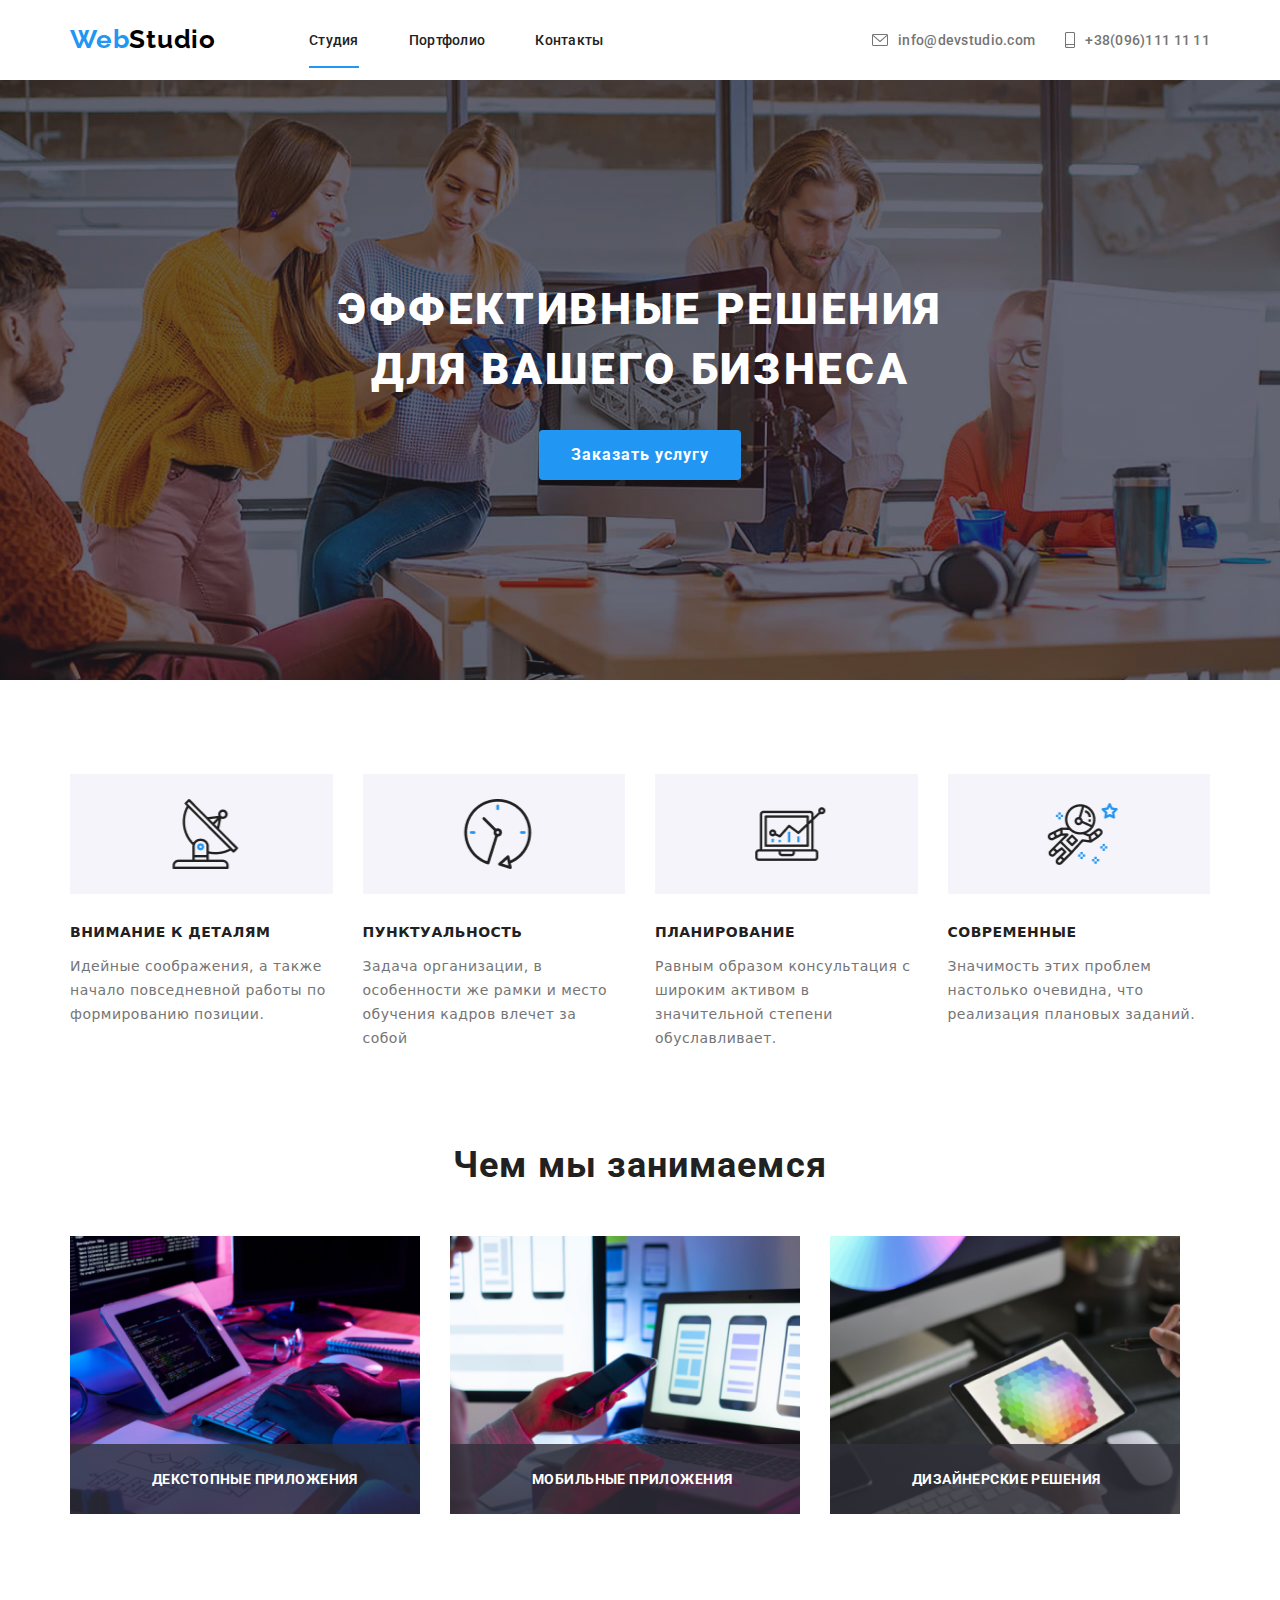
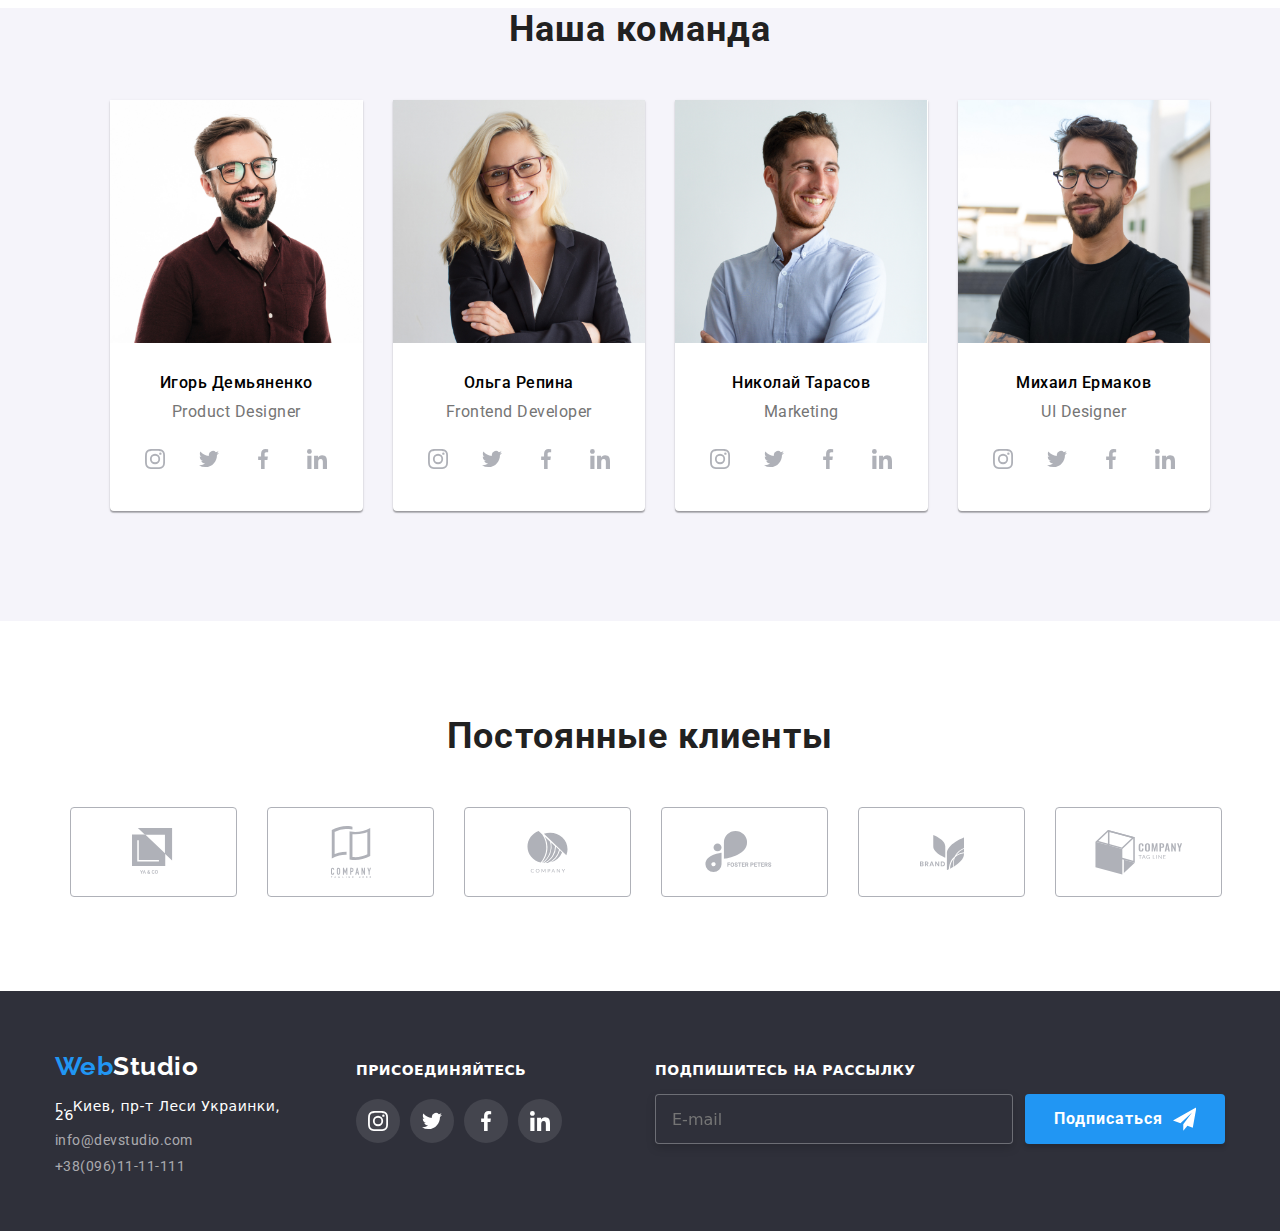
<file: index.html>
<!DOCTYPE html>
<html lang="ru">
<head>
    <meta charset="UTF-8">
    <meta name="viewport" content="width=device-width, initial-scale=1.0">
    <title>Document</title>
    <link href="https://fonts.googleapis.com/css2?family=Raleway:wght@400;700;900&family=Roboto:ital,wght@0,400;0,500;0,900;1,700&display=swap" rel="stylesheet" />
    <link rel="stylesheet" href="./css/main.min.css"/>
    <link rel="stylesheet" href="./normalize.css"/>
</head>
<body >
    <header class="page-header">
    <div class="header-container">  
    <nav class="navigation">   
        <a href=""class="logo"><span class="logo-header">Web</span>Studio</a>
        <ul class="site-nav">
          <li class="site-nav__item">
              <a href=""class="site-nav__link current">Студия</a>
            </li>
          <li class="site-nav__item">
              <a href="./portfolio.html"class="site-nav__link">Портфолио</a>
            </li>
          <li class="site-nav__item">
              <a href=""class="site-nav__link">Контакты</a>
            </li>
        </ul>
    </nav>
        <ul class="site-adress"> 
            <li class="site-adress__item">
                <a class="site-adress__link mail adress-item" href="mailto:info@devstudio.com">
                    <svg class="site-adress__icon" width="16px" height="12px" ><use href="./image/иконки/sprite(1).svg#конверт"></use></svg>info@devstudio.com
                </a>
            </li>

            <li class="site-adress__item">
                <a class="site-adress__link tell adress-item" href="+38-096-111-11-11">
                    <svg class="site-adress__icon" width="10px" height="15px" ><use href="./image/иконки/sprite(1).svg#смартфон"></use></svg>+38(096)111 11 11
                </a>
            </li>
        </ul>
    </div>
    </header>
    
    <div>
        <section class="site-header">
            <h1 class="site-header__text">Эффективные решения <br> для вашего бизнеса</h1>
            <button type="button" class="site-header__button" data-modal-open>Заказать услугу</button>
        </section>
    </div>
    
<main>
    <!-- особенности команды -->
    
    <section class="conteiner-features">
        <div class="conteiner">
        <ul class="features">
            <li class="features-list icon-attention">
                <h3 class="features-title">Внимание к деталям</h3>
                <p class="features-text">Идейные соображения, а также начало повседневной работы по формированию позиции.</p>
            </li>
        
            <li class="features-list icon-punctuality">
                <h3 class="features-title">Пунктуальность</h3>
                <p class="features-text">Задача организации, в особенности же рамки и место обучения кадров влечет за собой</p>
            </li>
        
            <li class="features-list icon-planning">
                <h3 class="features-title">Планирование</h3>
                <p class="features-text">Равным образом консультация с широким активом в значительной степени обуславливает.</p>
    
            </li>
            <li class="features-list icon-modern">
                <h3 class="features-title">Современные</h3>
                <p class="features-text">Значимость этих проблем настолько очевидна, что реализация плановых заданий.</p>
            </li>   
        </ul>
    </div>
    </section>

        <!--What are we doing-->
    <section class="features-work">
        <div class="conteiner">
    <h2 class="heading">Чем мы занимаемся</h2>
    <ul class="type-work">
        <li class="type-work__item">
            <div class="thumb">
                <img src="./image/img1.png" alt="программист работает за столом в офисе">
                <p class="thumb__label">Декстопные приложения</p>
            </div>
        </li>
        <li class="type-work__item">
            <div class="thumb">
                <img src="./image/img2.png" alt="дизайнеры разрабатывают приложения для смартфонов">
                <p class="thumb__label">Мобильные приложения</p>
            </div>
        </li>
        <li class="type-work__item">
            <div class="thumb">
                <img src="./image/img3.png" alt="художник веб-дизайна с рабочим графическим планшетом для выбора цвета">
                <p class="thumb__label">Дизайнерские решения</p>
            </div>
        </li>
        
    </ul>
        </div>
    </section>
        <!--our team-->
    <section class="section-team">
    <div class="conteiner">
        <h2 class="heading">Наша команда</h2>
            <ul class="team">
                <li class="team-list">
                    <img src="./image/Демьяненко.jpg" alt="igor demyanenko">
                    <h4 class="team-name">Игорь Демьяненко</h4>
                    <p class="team-prof">Product Designer</p>
                    <ul class="social-net">
                        <li class="social-net__list">
                            <a class="social-net__link" href="https://www.instagram/" target="_blank" rel="noopener noreferrer" aria-label="ссылка Инстаграм">
                                <svg class="social-net__icon"><use href="./image/иконки/sprite.svg#instagram 2"></use></svg>
                            </a>   
                        </li>
                        <li class="social-net__list">
                            <a class="social-net__link" href="https://www.twitter.com/" target="_blank" rel="noopener noreferrer" aria-label="ссылка Твитер">
                                <svg class="social-net__icon"><use href="./image/иконки/sprite.svg#twitter 1"></use></svg>
                            </a>
                        </li>
                        <li class="social-net__list">
                            <a class="social-net__link" href="https://www.facebook.com/" target="_blank" rel="noopener noreferrer" aria-label="ссылка Фейсбук">
                                <svg class="social-net__icon"><use href="./image/иконки/sprite.svg#facebook 1"></use></svg>
                            </a>
                        </li>
                        <li class="social-net__list">
                            <a class="social-net__link" href="https://www.linkedin.com/" target="_blank" rel="noopener noreferrer" aria-label="ссылка Линкедин">
                                <svg class="social-net__icon"><use href="./image/иконки/sprite.svg#linkedin 1"></use></svg>
                            </a>
                        </li>
                    </ul>
                </li>
                <li class="team-list">
                    <img src="./image/Репина.jpg" alt="olga repina">
                    <h4 class="team-name">Ольга Репина</h4>
                    <p class="team-prof">Frontend Developer</p>
                    <ul class="social-net">
                        <li class="social-net__list">
                            <a class="social-net__link" href="https://www.instagram/" target="_blank" rel="noopener noreferrer" aria-label="ссылка Инстаграм">
                                <svg class="social-net__icon"><use href="./image/иконки/sprite.svg#instagram 2"></use></svg>
                            </a>   
                        </li>
                        <li class="social-net__list">
                            <a class="social-net__link" href="https://www.twitter.com/" target="_blank" rel="noopener noreferrer" aria-label="ссылка Твитер">
                                <svg class="social-net__icon"><use href="./image/иконки/sprite.svg#twitter 1"></use></svg>
                            </a>
                        </li>
                        <li class="social-net__list">
                            <a class="social-net__link" href="https://www.facebook.com/" target="_blank" rel="noopener noreferrer" aria-label="ссылка Фейсбук">
                                <svg class="social-net__icon"><use href="./image/иконки/sprite.svg#facebook 1"></use></svg>
                            </a>
                        </li>
                        <li class="social-net__list">
                            <a class="social-net__link" href="https://www.linkedin.com/" target="_blank" rel="noopener noreferrer" aria-label="ссылка Линкедин">
                                <svg class="social-net__icon"><use href="./image/иконки/sprite.svg#linkedin 1"></use></svg>
                            </a>
                        </li>
                    </ul>
                </li>
                <li class="team-list">
                    <img src="./image/Тарасов.jpg" alt="nikolau tarasov">
                    <h4 class="team-name">Николай Тарасов</h4>
                    <p class="team-prof">Marketing</p>
                    <ul class="social-net">
                        <li class="social-net__list">
                            <a class="social-net__link" href="https://www.instagram/" target="_blank" rel="noopener noreferrer" aria-label="ссылка Инстаграм">
                                <svg class="social-net__icon"><use href="./image/иконки/sprite.svg#instagram 2"></use></svg>
                            </a>   
                        </li>
                        <li class="social-net__list">
                            <a class="social-net__link" href="https://www.twitter.com/" target="_blank" rel="noopener noreferrer" aria-label="ссылка Твитер">
                                <svg class="social-net__icon"><use href="./image/иконки/sprite.svg#twitter 1"></use></svg>
                            </a>
                        </li>
                        <li class="social-net__list">
                            <a class="social-net__link" href="https://www.facebook.com/" target="_blank" rel="noopener noreferrer" aria-label="ссылка Фейсбук">
                                <svg class="social-net__icon"><use href="./image/иконки/sprite.svg#facebook 1"></use></svg>
                            </a>
                        </li>
                        <li class="social-net__list">
                            <a class="social-net__link" href="https://www.linkedin.com/" target="_blank" rel="noopener noreferrer" aria-label="ссылка Линкедин">
                                <svg class="social-net__icon"><use href="./image/иконки/sprite.svg#linkedin 1"></use></svg>
                            </a>
                        </li>
                    </ul>
                </li>
                <li class="team-list">
                    <img src="./image/Михаил.jpg" alt="mihail ermakov">
                    <h4 class="team-name">Михаил Ермаков</h4>
                    <p class="team-prof">UI Designer</p>
                    <ul class="social-net">
                        <li class="social-net__list">
                            <a class="social-net__link" href="https://www.instagram/" target="_blank" rel="noopener noreferrer" aria-label="ссылка Инстаграм">
                                <svg class="social-net__icon"><use href="./image/иконки/sprite.svg#instagram 2"></use></svg>
                            </a>   
                        </li>
                        <li class="social-net__list">
                            <a class="social-net__link" href="https://www.twitter.com/" target="_blank" rel="noopener noreferrer" aria-label="ссылка Твитер">
                                <svg class="social-net__icon"><use href="./image/иконки/sprite.svg#twitter 1"></use></svg>
                            </a>
                        </li>
                        <li class="social-net__list">
                            <a class="social-net__link" href="https://www.facebook.com/" target="_blank" rel="noopener noreferrer" aria-label="ссылка Фейсбук">
                                <svg class="social-net__icon"><use href="./image/иконки/sprite.svg#facebook 1"></use></svg>
                            </a>
                        </li>
                        <li class="social-net__list">
                            <a class="social-net__link" href="https://www.linkedin.com/" target="_blank" rel="noopener noreferrer" aria-label="ссылка Линкедин">
                                <svg class="social-net__icon"><use href="./image/иконки/sprite.svg#linkedin 1"></use></svg>
                            </a>
                        </li>
                    </ul>
                </li>
            </ul>
    </div>
    </section>

    <!-- Постоянные клиенты -->
    <section class="section-clients">
        <div class="conteiner">
            <h2 class="heading">Постоянные клиенты</h2>
            <ul class="client-brand">
                <li class="client-brand__list">
                    <a class="client-brand__link" href="">
                        <svg class="client-brand__label" width="44" height="49"><use href="./image/логотипы/sprite.svg#logo 1"></use></svg> 
                    </a>
                </li>
                <li class="client-brand__list">
                    <a class="client-brand__link" href="">
                        <svg class="client-brand__label" width="40" height="52"><use href="./image/логотипы/sprite.svg#logo 2"></use></svg>
                    </a>
                </li>
                <li class="client-brand__list">
                    <a class="client-brand__link" href="">
                        <svg class="client-brand__label" width="41" height="42"><use href="./image/логотипы/sprite.svg#logo 3"></use></svg>
                    </a>
                </li>
                <li class="client-brand__list">
                    <a class="client-brand__link" href="">
                        <svg class="client-brand__label" width="79" height="42"><use href="./image/логотипы/sprite.svg#logo 4"></use></svg>
                    </a>
                </li>
                <li class="client-brand__list">
                    <a class="client-brand__link" href="">
                        <svg class="client-brand__label" width="44" height="49"><use href="./image/логотипы/sprite.svg#logo 5"></use></svg>
                    </a>
                </li>
                <li class="client-brand__list">
                    <a class="client-brand__link" href="">
                        <svg class="client-brand__label" width="88" height="45"><use href="./image/логотипы/sprite.svg#logo 6"></use></svg>
                    </a>
                </li>
            </ul>
        </div>
    </section>
</main>



<footer class="fotter">
    <div class="fotter-position">
        <div class="fotter-list">
                <a href=""class="logo-footer"><span class="fotter-logo">Web</span>Studio</a>
            
                <address class="adress">
                    <span class="adress__site">г. Киев, пр-т Леси Украинки, 26</span><br>
                    <a href="mailto:info@devstudio.com" class="adress__fotter-nav">info@devstudio.com</a><br>
                    <a href="+38-096-111-11-11" class="adress__fotter-nav">+38(096)11-11-111</a>
                </address>
           
        </div>
    <div class="fotter-list">
        <h2 class="fotter-list__title">Присоединяйтесь</h2>
        <div class="fotter-social">
            <ul class="social-net">
                <li class="social-net__fotter-list">
                    <a class="social-net__fotter-link" href="https://www.instagram/" target="_blank" rel="noopener noreferrer" aria-label="ссылка Инстаграм">
                        <svg class="social-net__icon-ft"><use href="./image/иконки/sprite.svg#instagram 2"></use></svg>
                    </a>   
                </li>
                <li class="social-net__fotter-list">
                    <a class="social-net__fotter-link" href="https://www.twitter.com/" target="_blank" rel="noopener noreferrer" aria-label="ссылка Твитер">
                        <svg class="social-net__icon-ft"><use href="./image/иконки/sprite.svg#twitter 1"></use></svg>
                    </a>
                </li>
                <li class="social-net__fotter-list">
                    <a class="social-net__fotter-link" href="https://www.facebook.com/" target="_blank" rel="noopener noreferrer" aria-label="ссылка Фейсбук">
                        <svg class="social-net__icon-ft"><use href="./image/иконки/sprite.svg#facebook 1"></use></svg>
                    </a>
                </li>
                <li class="social-net__fotter-list">
                    <a class="social-net__fotter-link" href="https://www.linkedin.com/" target="_blank" rel="noopener noreferrer" aria-label="ссылка Линкедин">
                        <svg class="social-net__icon-ft"><use href="./image/иконки/sprite.svg#linkedin 1"></use></svg>
                    </a>
                </li>
            </ul>
        </div>
    </div> 
    <div class="subscription">
        <h2 class="fotter-list__title">Подпишитесь на рассылку</h2>
    <form class="subscription-form">
    <input type="email" name="email" placeholder="E-mail"/>
        <button>
            Подписаться
            <svg class="icon-send"><use href="./image/иконки/sprite-send.svg#icon send"></use></svg>
        </button>
    </div>   
</div>   
</footer>

<div class="backdrop is-hidden" data-modal>
    <div class="modal">
        <button class="modal-button" data-modal-close>
            <svg class="icon-close" width="11" height="11"><use href="./image/sprite slose.svg#close-black"></use>
            </svg>
        </button>
    

    <form class="form-service" autocomplete="off">
        <p>Оставьте свои данные, мы вам перезвоним</p>
        <div class="service-input">
            <label for="name">Имя</label>
            <input type="text" name="name" id="name" />
            <svg class="modal-icon" widht="12" height="12"><use href="./image/modal-icon/sprite-modal.svg#person-black"></use></svg>
        </div>

        <div class="service-input">
            <label for="tell">Телефон</label>
            <input type="tell" name="tell" id="tell"/>
            <svg class="modal-icon" widht="12" height="12"><use href="./image/modal-icon/sprite-modal.svg#phone-black"></use></svg>
        </div>


        <div class="service-input">
            <label for="mail">Почта</label>
            <input type="email" name="mail" id="mail"/>
            <svg class="modal-icon" widht="12" height="12"><use href="./image/modal-icon/sprite-modal.svg#email-black"></use></svg>
    
        </div>

        <div class="service-input">
            <label for="comments">Комментарий</label>
            <textarea name="comments" id="comments" rows="6" placeholder="Введите текст"></textarea>
        </div>

        <div class="checkbox">
            <label>
                Соглашаюсь с рассылкой и принимаю 
                <a href="">Условия договора</a> 
                <input class="checkbox" type="checkbox" name="checkbox" id="checkbox">
                <div class="checked"></div>
            </label>
        </div>

        <button type="submit" class="button-privacy">Отправить</button>

        </form>
    </div>
</div>

<script src="./js/modal.js"></script>

</body>
</html>
</file>
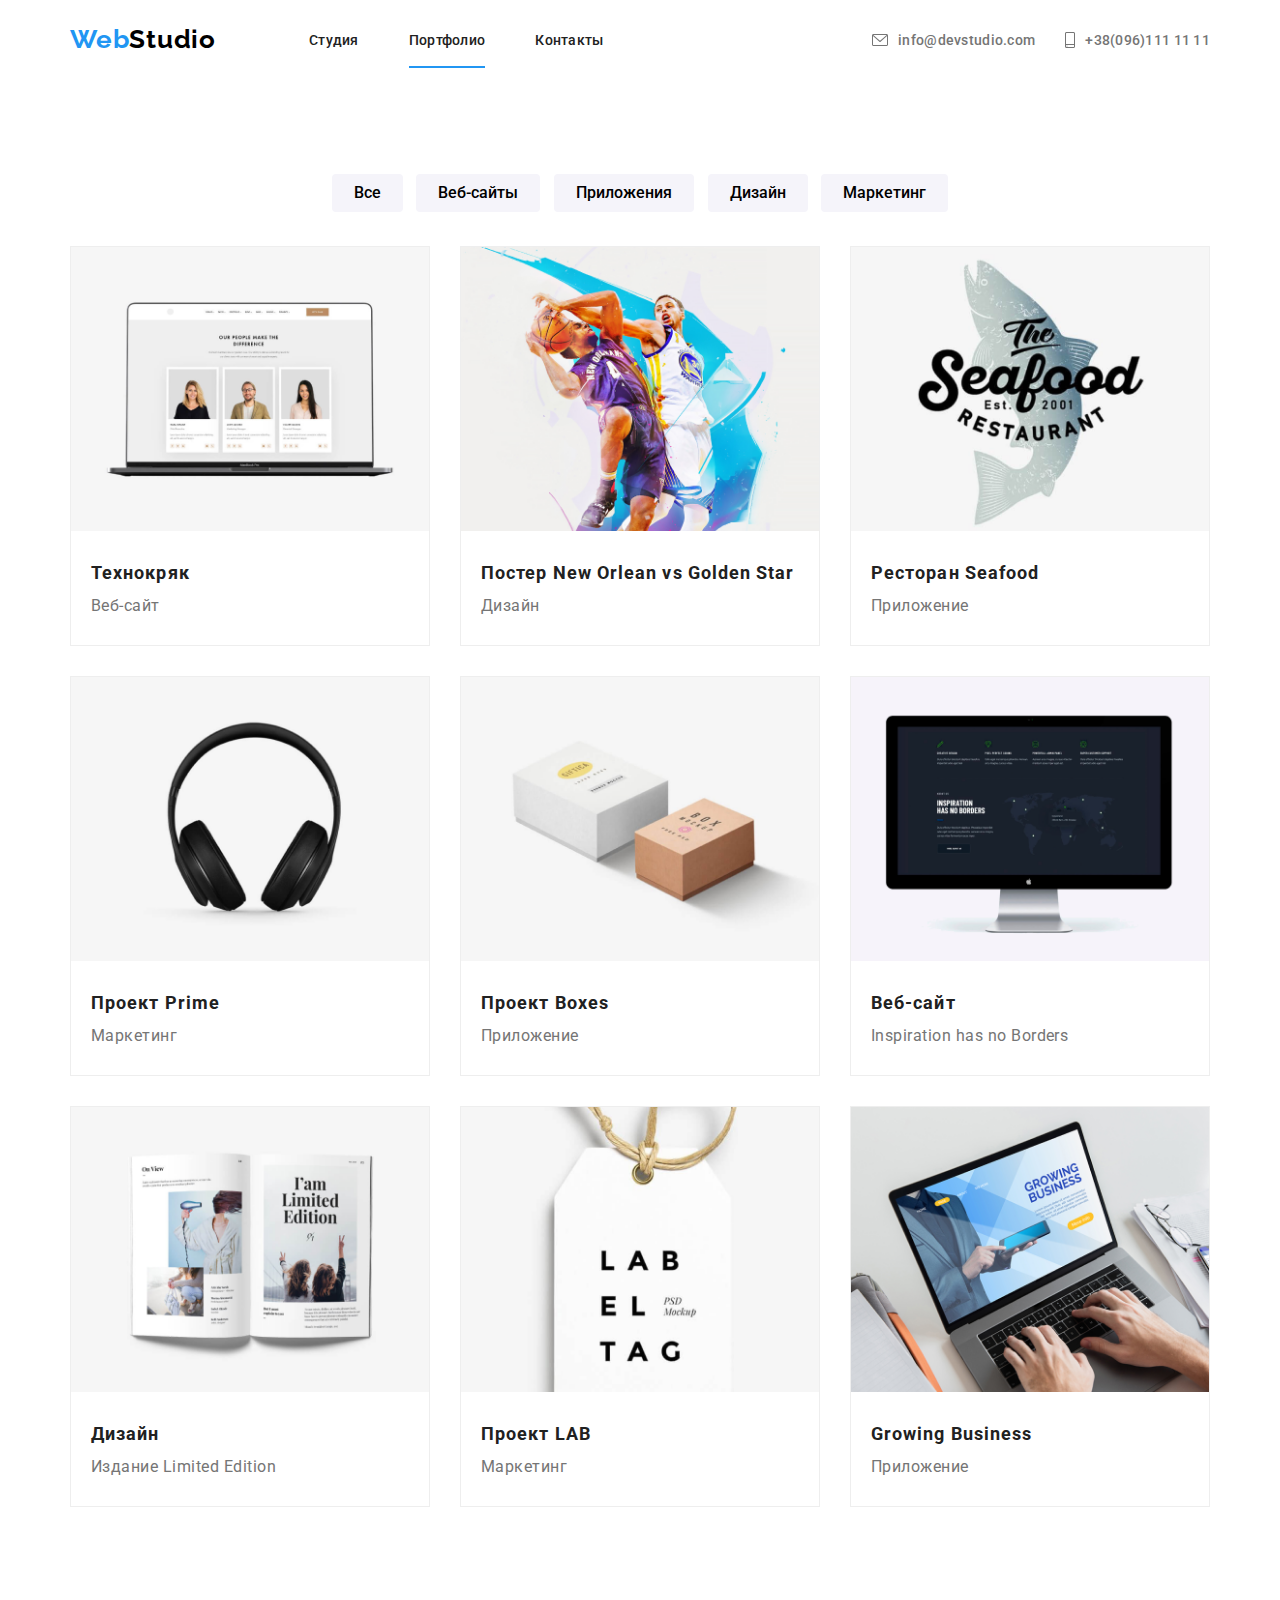
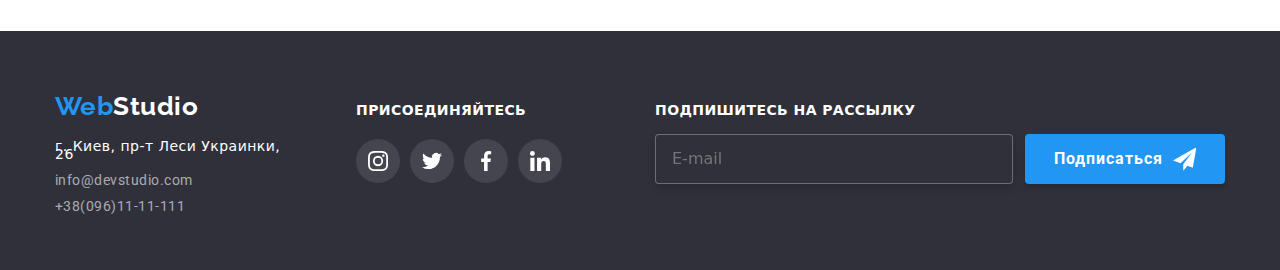
<file: portfolio.html>
<!DOCTYPE html>
<html lang="ru">
<head>
    <meta charset="UTF-8">
    <meta name="viewport" content="width=WebStudio, initial-scale=1.0">
    <title>Document</title>
    <link href="https://fonts.googleapis.com/css2?family=Raleway:wght@400;700;900&family=Roboto:ital,wght@0,400;0,500;0,900;1,700&display=swap" rel="stylesheet" />
    <link rel="stylesheet" href="./css/main.min.css"/>
    <link rel="stylesheet" href="./normalize.css"/>
</head>
<body>
    <header class="page-header">
    <div class="header-container">  
    <nav class="navigation">  
        <a href=""class="logo"><span class="logo-header">Web</span>Studio</a>
        <ul class="site-nav">
          <li class="site-nav__item">
              <a href="./index.html"class="site-nav__link">Студия</a>
            </li>
          <li class="site-nav__item">
              <a href=""class="site-nav__link current">Портфолио</a>
            </li>
          <li class="site-nav__item">
              <a href=""class="site-nav__link">Контакты</a>
            </li>
        </ul>
    </nav>
    <ul class="site-adress"> 
        <li class="site-adress__item">
            <a class="site-adress__link mail adress-item" href="mailto:info@devstudio.com">
                <svg class="site-adress__icon" width="16px" height="12px" ><use href="./image/иконки/sprite(1).svg#конверт"></use></svg>info@devstudio.com
            </a>
        </li>
        <li class="site-adress__item">
            <a class="site-adress__link tell adress-item" href="+38-096-111-11-11">
                <svg class="site-adress__icon" width="10px" height="15px"><use href="./image/иконки/sprite(1).svg#смартфон"></use></svg>+38(096)111 11 11
            </a>
        </li>
    </ul>
    </header>

<div class="conteiner-portfolio">
    <div class="button-filter">
        <button type="button" class="button-filter__section">Все</button>
        <button type="button" class="button-filter__section">Веб-сайты</button>
        <button type="button" class="button-filter__section">Приложения</button>
        <button type="button" class="button-filter__section">Дизайн</button>
        <button type="button" class="button-filter__section">Маркетинг</button>
    </div>

<div class="portfolio">
 <section>
    <ul class="project">
        <li class="project__item">
            <a class="project__card" href="">
                <div class="portfolio-thumb">
                    <img src="./portfolio image/техноякорь.png" alt="" width="370"/>
                    <p class="text-overlay">Технокряк это современная площадка распространения коронавируса. 
                       Компании используют эту платформу для цифрового шпионажа и атак на защищённые сервера конкурентов.</p>
                </div>
                <div class="project-name">
                    <h1 class="project-name__tittle">Технокряк</h1>
                    <p class="project-name__text">Веб-сайт</p>
                </div>
            </a>
        </li>
        <li class="project__item">
            <a class="project__card" href="">
                <div>
                    <img src="./portfolio image/постер.png" alt=""width="370"/>
                </div>
                <div class="project-name">
                    <h1 class="project-name__tittle">Постер New Orlean vs Golden Star</h1>
                    <p class="project-name__text">Дизайн</p> 
                </div>
            </a>
        </li>
        <li class="project__item">
            <a class="project__card" href=""> 
                <div>
                    <img src="./portfolio image/ресторан.png" alt=""width="370"/>
                </div>
                <div class="project-name">
                    <h1 class="project-name__tittle">Ресторан Seafood</h1>
                    <p class="project-name__text">Приложение</p>
                </div>   
            </a>
        </li>
        <li class="project__item">
            <a class="project__card" href=""> 
                <div>
                    <img src="./portfolio image/проект прайм.png" alt=""width="370"/>
                </div>
                <div class="project-name">
                    <h1 class="project-name__tittle">Проект Prime</h1>
                    <p class="project-name__text">Маркетинг</p>
                </div>
            </a>
        </li>
        <li class="project__item">
            <a class="project__card" href=""> 
                <div>
                    <img src="./portfolio image/проект бокс.png" alt=""width="370"/>
                </div>
                <div class="project-name">
                    <h1 class="project-name__tittle">Проект Boxes</h1>
                    <p class="project-name__text">Приложение</p>
                </div>
            </a>
        </li>
        <li class="project__item">
            <a class="project__card" href="">
                <div>
                    <img src="./portfolio image/инспирит.png" alt=""width="370"/>
                </div>
                <div class="project-name">
                    <h1 class="project-name__tittle">Веб-сайт</h1>
                    <p class="project-name__text">Inspiration has no Borders</p>
                </div>
            </a>
        </li>
        <li class="project__item">
            <a class="project__card" href="">
                <div>
                    <img src="./portfolio image/издание.png" alt=""width="370"/>
                </div>
                <div class="project-name">
                    <h1 class="project-name__tittle">Дизайн</h1>
                    <p class="project-name__text">Издание Limited Edition</p>
                </div>
            </a>
        </li>
        <li class="project__item">
            <a class="project__card" href="">
                <div>
                    <img src="./portfolio image/проект лаб.png" alt=""width="370"/>
                </div>
                <div class="project-name">
                    <h1 class="project-name__tittle">Проект LAB</h1>
                    <p class="project-name__text">Маркетинг</p>
                </div>
            </a>
        </li>   
        <li class="project__item">
            <a class="project__card" href="">
                <div>
                    <img src="./portfolio image/бизнес.png" alt=""width="370"/>
                </div>
                <div class="project-name">
                    <h1 class="project-name__tittle">Growing Business</h1>
                    <p class="project-name__text">Приложение</p>
                </div>
                
            </a>
        </li>
    </ul>
</section>
</div>
</div>

<footer class="fotter">
    <div class="fotter-position">
        <div class="fotter-list">
                <a href=""class="logo-footer"><span class="fotter-logo">Web</span>Studio</a>
            
                <address class="adress">
                    <span class="adress__site">г. Киев, пр-т Леси Украинки, 26</span><br>
                    <a href="mailto:info@devstudio.com" class="adress__fotter-nav">info@devstudio.com</a><br>
                    <a href="+38-096-111-11-11" class="adress__fotter-nav">+38(096)11-11-111</a>
                </address>
           
        </div>
        <div class="fotter-list">
            <h2 class="fotter-list__title">Присоединяйтесь</h2>
            <div class="fotter-social">
                <ul class="social-net">
                    <li class="social-net__fotter-list">
                        <a class="social-net__fotter-link" href="https://www.instagram/" target="_blank" rel="noopener noreferrer" aria-label="ссылка Инстаграм">
                            <svg class="social-net__icon-ft"><use href="./image/иконки/sprite.svg#instagram 2"></use></svg>
                        </a>   
                    </li>
                    <li class="social-net__fotter-list">
                        <a class="social-net__fotter-link" href="https://www.twitter.com/" target="_blank" rel="noopener noreferrer" aria-label="ссылка Твитер">
                            <svg class="social-net__icon-ft"><use href="./image/иконки/sprite.svg#twitter 1"></use></svg>
                        </a>
                    </li>
                    <li class="social-net__fotter-list">
                        <a class="social-net__fotter-link" href="https://www.facebook.com/" target="_blank" rel="noopener noreferrer" aria-label="ссылка Фейсбук">
                            <svg class="social-net__icon-ft"><use href="./image/иконки/sprite.svg#facebook 1"></use></svg>
                        </a>
                    </li>
                    <li class="social-net__fotter-list">
                        <a class="social-net__fotter-link" href="https://www.linkedin.com/" target="_blank" rel="noopener noreferrer" aria-label="ссылка Линкедин">
                            <svg class="social-net__icon-ft"><use href="./image/иконки/sprite.svg#linkedin 1"></use></svg>
                        </a>
                    </li>
                </ul>
            </div>
        </div> 

        <div class="subscription">
            <h2 class="fotter-list__title">Подпишитесь на рассылку</h2>
        <form method="POST" action="" class="subscription-form">
        <input type="email" name="email" placeholder="E-mail"/>
            <button>
                Подписаться
                <svg class="icon-send"><use href="./image/иконки/sprite-send.svg#icon send"></use></svg>
            </button>
        </div>
    </div>   
</footer>
</body>
</html>
</file>
<file: css/main.min.css>
body{font-family:Roboto;background-color:#FFFFFF;letter-spacing:0.03em}*,*::before,*::after{-webkit-box-sizing:inherit;box-sizing:inherit}a{text-decoration:none}h1,h2,h3,h4,h5,h6{margin:0px}img,svg{display:block;max-width:100%;height:auto}li{list-style-type:none}.backdrop{position:fixed;top:0;left:0;width:100%;height:100%;background-color:rgba(0,0,0,0.2);-webkit-transition:250ms cubic-bezier(0.4, 0, 0.2, 1);transition:250ms cubic-bezier(0.4, 0, 0.2, 1)}.backdrop.is-hidden{opacity:0;pointer-events:none}.site-header__button{font-family:Roboto;font-style:normal;font-weight:bold;display:-webkit-inline-box;display:-ms-inline-flexbox;display:inline-flex;-webkit-box-align:center;-ms-flex-align:center;align-items:center;padding:10px 32px;background-color:#2196F3;color:#FFFFFF;letter-spacing:0.06em;border-radius:4px;font-size:16px;line-height:30px;border-style:none;-webkit-box-shadow:0px 4px 4px rgba(0,0,0,0.15);box-shadow:0px 4px 4px rgba(0,0,0,0.15)}.button-filter{text-align:center;margin-bottom:34px}.button-filter__section{padding:6px 22px;border-style:none;background:#f5f4fa;border-radius:4px;margin-right:8px;font-family:Roboto;font-style:normal;font-weight:500;font-size:16px;line-height:1.6;-webkit-transition:250ms cubic-bezier(0.4, 0, 0.2, 1);transition:250ms cubic-bezier(0.4, 0, 0.2, 1)}.button-filter__section:last-child{margin-right:0px}.button-filter__section:hover,.button-filter__section:focus{color:#F5F4FA;background-color:#2196F3;padding:6px 22px;border-style:none;-webkit-box-shadow:0px 3px 1px rgba(0,0,0,0.1),0px 1px 2px rgba(0,0,0,0.08),0px 2px 2px rgba(0,0,0,0.12);box-shadow:0px 3px 1px rgba(0,0,0,0.1),0px 1px 2px rgba(0,0,0,0.08),0px 2px 2px rgba(0,0,0,0.12);border-radius:4px}.site-adress{display:-webkit-box;display:-ms-flexbox;display:flex;-webkit-box-align:end;-ms-flex-align:end;align-items:flex-end;padding:0px;margin:0px;font-family:Roboto;font-style:normal;font-weight:500;font-size:14px;line-height:16px;letter-spacing:0.02em;color:#757575}.site-adress__item:not(:last-child){margin-right:30px}.site-adress__link{display:-webkit-box;display:-ms-flexbox;display:flex;margin-top:32px;margin-bottom:32px;font-size:14px;color:#212121;position:relative;-webkit-transition-duration:250ms cubic-bezier(0.4, 0, 0.2, 1);transition-duration:250ms cubic-bezier(0.4, 0, 0.2, 1)}.site-adress__link .site-adress__icon{display:block;margin-right:10px;fill:#757575;-webkit-transition-duration:250ms cubic-bezier(0.4, 0, 0.2, 1);transition-duration:250ms cubic-bezier(0.4, 0, 0.2, 1)}.adress-item:hover{color:#2196F3}.adress-item:hover .site-adress__icon{fill:#2196F3}.mail,.tell{text-decoration:none;font-family:Roboto;font-weight:500;font-size:14px;letter-spacing:0.02em;color:#757575}.adress{font-style:normal}.adress__site{color:#FFFFFF;display:block;margin-top:20px}.adress__fotter-nav{color:rgba(255,255,255,0.6);font-family:Roboto;display:block;text-decoration:none;font-weight:400;font-size:14px;margin-top:9px}.adress__fotter-nav:hover,.adress__fotter-nav:focus{text-decoration:underline}.heading{font-family:Roboto;font-style:normal;font-weight:bold;font-size:36px;line-height:42px;text-align:center;letter-spacing:0.03em;color:#212121;margin-bottom:50px;margin-top:0px}.thumb{position:relative}.thumb>.thumb__label{position:absolute;bottom:0;right:0;left:0;margin:0;padding:27px 82px;font-family:Roboto;font-size:14px;line-height:16px;letter-spacing:0.03em;font-weight:bold;text-align:center;text-transform:uppercase;white-space:nowrap;background-color:rgba(47,48,58,0.8);color:#fff}.logo{color:#000000;text-decoration:none;font-family:'Raleway', sans-serif;font-weight:bold;font-size:26px;line-height:1,2;letter-spacing:0.03em;margin-right:93px}.logo-header{color:#2196F3}.logo-footer{display:block;text-decoration:none;font-family:Raleway, sans-serif;color:#FFFFFF;font-weight:700;font-size:26px;inline-size:1.2;line-height:31px;margin:0px}.fotter-logo{color:#2196F3}.modal{position:absolute;top:50%;left:50%;-webkit-transform:translate(-50%, -50%);transform:translate(-50%, -50%);-webkit-box-shadow:0px 1px 3px rgba(0,0,0,0.12),0px 1px 1px rgba(0,0,0,0.14),0px 2px 1px rgba(0,0,0,0.2);box-shadow:0px 1px 3px rgba(0,0,0,0.12),0px 1px 1px rgba(0,0,0,0.14),0px 2px 1px rgba(0,0,0,0.2);border-radius:4px;width:528px;padding:40px;background-color:#FFFFFF;-webkit-transition:250ms cubic-bezier(0.4, 0, 0.2, 1);transition:250ms cubic-bezier(0.4, 0, 0.2, 1)}.modal-button{position:absolute;top:0;right:0;margin:8px;display:-webkit-box;display:-ms-flexbox;display:flex;-webkit-box-pack:center;-ms-flex-pack:center;justify-content:center;-webkit-box-align:center;-ms-flex-align:center;align-items:center;width:30px;height:30px;border-radius:50%;background:#FFFFFF;border:1px solid rgba(0,0,0,0.1)}.modal .icon-close{fill:#000000;-webkit-transition:250ms cubic-bezier(0.4, 0, 0.2, 1);transition:250ms cubic-bezier(0.4, 0, 0.2, 1)}.modal:focus .icon-close{fill:#2196F3}textarea{resize:none}.form-service{margin-left:auto;margin-right:auto}.modal p{padding:0px;margin-top:0px;margin-bottom:12px;text-align:center;font-family:Roboto;font-style:normal;font-weight:bold;font-size:20px;line-height:0.9;letter-spacing:0.03em;color:#212121}.service-input{position:relative;display:-webkit-box;display:-ms-flexbox;display:flex;-webkit-box-orient:vertical;-webkit-box-direction:normal;-ms-flex-direction:column;flex-direction:column;margin-bottom:10px}.service-input input{width:100%;margin:0px;border:1px solid rgba(33,33,33,0.2);-webkit-box-sizing:border-box;box-sizing:border-box;border-radius:4px;padding:12px 35px;-webkit-transition:250ms cubic-bezier(0.4, 0, 0.2, 1);transition:250ms cubic-bezier(0.4, 0, 0.2, 1)}.service-input label{margin-bottom:4px;font-family:Roboto;font-size:12px;line-height:0.85;letter-spacing:0.01em;color:#757575}.service-input textarea{height:120px;width:100%;padding:12px 16px;border:1px solid rgba(33,33,33,0.2);-webkit-box-sizing:border-box;box-sizing:border-box;border-radius:4px;color:#757575;-webkit-transition:250ms cubic-bezier(0.4, 0, 0.2, 1);transition:250ms cubic-bezier(0.4, 0, 0.2, 1)}.service-input::-webkit-input-placeholder{font-family:Roboto;font-size:12px;line-height:0.85;letter-spacing:0.01em}.service-input:-ms-input-placeholder{font-family:Roboto;font-size:12px;line-height:0.85;letter-spacing:0.01em}.service-input::-ms-input-placeholder{font-family:Roboto;font-size:12px;line-height:0.85;letter-spacing:0.01em}.service-input::placeholder{font-family:Roboto;font-size:12px;line-height:0.85;letter-spacing:0.01em}.modal-icon{position:absolute;top:50%;left:14px;display:inline-block;width:18px;height:18px;-webkit-transition:250ms cubic-bezier(0.4, 0, 0.2, 1);transition:250ms cubic-bezier(0.4, 0, 0.2, 1)}.service-input input:focus,.service-input input:focus+.modal-icon{fill:#2196f3;outline-color:#2196F3}.service-input textarea:focus{outline-color:#2196F3}.checkbox{position:relative;margin-right:12px;text-align:right;margin-top:20px}.checkbox label{padding-left:19px;font-size:14px;line-height:1.71;letter-spacing:0.03em;-webkit-user-select:none;-moz-user-select:none;-ms-user-select:none;user-select:none}.checkbox a{display:inline-block;color:#2196f3;text-decoration:underline}.checkbox input{display:none}.checked{position:absolute;top:50%;-webkit-transform:translateY(-50%);transform:translateY(-50%);left:13px;width:16px;height:15px;border:2px solid #212121;border-radius:2px}.checkbox input:checked+.checked{background-color:#2196F3;border-color:#2196F3;background-position:center;background-size:contain;background-image:url(../image/modal-icon/check.svg)}.button-privacy{border-style:none;padding:10px 55px;margin-left:auto;margin-right:auto;margin-top:30px;font-family:Roboto;font-style:normal;font-weight:bold;-webkit-box-align:center;-ms-flex-align:center;align-items:center;font-size:16px;line-height:30px;letter-spacing:0.05em;-webkit-transform:translateX(60%);transform:translateX(60%);background-color:#2196F3;color:#FFFFFF;border-radius:4px;-webkit-box-shadow:0px 4px 4px rgba(0,0,0,0.15);box-shadow:0px 4px 4px rgba(0,0,0,0.15)}.navigation{display:-webkit-box;display:-ms-flexbox;display:flex;-webkit-box-align:center;-ms-flex-align:center;align-items:center;-webkit-box-pack:end;-ms-flex-pack:end;justify-content:flex-end;margin-right:auto}.site-nav{display:-webkit-box;display:-ms-flexbox;display:flex;padding:0px;margin:0px;font-family:Roboto;font-style:normal;font-weight:500;font-size:14px;line-height:16px;letter-spacing:0.02em;color:#212121}.site-nav__item:not(:last-child){margin-right:50px}.site-nav__link{display:-webkit-box;display:-ms-flexbox;display:flex;margin-top:32px;margin-bottom:32px;font-size:14px;color:#212121;position:relative;-webkit-transition-duration:250ms cubic-bezier(0.4, 0, 0.2, 1);transition-duration:250ms cubic-bezier(0.4, 0, 0.2, 1)}.site-nav__item{display:-webkit-box;display:-ms-flexbox;display:flex;color:#757575;font-style:normal;-webkit-box-align:end;-ms-flex-align:end;align-items:flex-end;padding-left:0px}.current::after{content:"";position:absolute;width:100%;height:2px;background-color:#2196F3;left:0;bottom:-20px}.site-nav.current{color:#2196F3}.portfolio-thumb{position:relative;overflow:hidden}.text-overlay{position:absolute;display:inline-block;font-family:Roboto;font-style:normal;font-weight:normal;letter-spacing:0.03em;color:#fff;font-size:18px;text-align:left;-webkit-box-align:center;-ms-flex-align:center;align-items:center;padding:63px 24px;margin:0px;top:0;left:0;width:100%;height:100%;background-color:rgba(33,150,243,0.9);-webkit-transform:translateY(100%);transform:translateY(100%);opacity:0;-webkit-transition:-webkit-transform 250ms cubic-bezier(0.4, 0, 0.2, 1);transition:-webkit-transform 250ms cubic-bezier(0.4, 0, 0.2, 1);transition:transform 250ms cubic-bezier(0.4, 0, 0.2, 1);transition:transform 250ms cubic-bezier(0.4, 0, 0.2, 1), -webkit-transform 250ms cubic-bezier(0.4, 0, 0.2, 1);opacity:250ms cubic-bezier(0.4, 0, 0.2, 1)}.project__card:hover .text-overlay,.project__card:focus .text-overlay{-webkit-transform:translatey(0);transform:translatey(0);opacity:1}.page-header{width:1170px;padding-left:15px;padding-right:15px;margin-left:auto;margin-right:auto}.header-container{display:-webkit-box;display:-ms-flexbox;display:flex}.site-header{max-width:1600px;height:600px;background-color:#c4c4c4;margin-left:auto;margin-right:auto;text-align:center;padding-top:200px;padding-bottom:200px;background-image:-webkit-gradient(linear, left top, left bottom, color-stop(50%, rgba(47,48,58,0.4)), color-stop(50%, rgba(47,48,58,0.4))),url(../image/герой.jpg);background-image:linear-gradient(rgba(47,48,58,0.4) 50%, rgba(47,48,58,0.4) 50%),url(../image/герой.jpg);background-repeat:no-repeat;background-position:center;background-size:cover}.site-header__text{margin-top:0px;margin-bottom:30px;font-family:Roboto;text-align:center;font-style:normal;color:#FFFFFF;font-size:44px;line-height:1.36;font-weight:900;letter-spacing:0.06em;text-transform:uppercase}.social-net{display:-webkit-box;display:-ms-flexbox;display:flex;-webkit-box-pack:center;-ms-flex-pack:center;justify-content:center;padding-left:0px;margin-top:0px;margin-bottom:0px}.social-net__list{margin-top:16px;margin-bottom:30px}.social-net__list:not(:last-child){margin-right:10px}.social-net__link{display:-webkit-box;display:-ms-flexbox;display:flex;-webkit-box-pack:center;-ms-flex-pack:center;justify-content:center;-webkit-box-align:center;-ms-flex-align:center;align-items:center;width:44px;height:44px;border-radius:50px;-webkit-transition:background 250ms cubic-bezier(0.4, 0, 0.2, 1);transition:background 250ms cubic-bezier(0.4, 0, 0.2, 1)}.social-net__icon{width:20px;height:20px;fill:#AFB1B8}.social-net__link .social-net__icon{-webkit-transition:250ms cubic-bezier(0.4, 0, 0.2, 1);transition:250ms cubic-bezier(0.4, 0, 0.2, 1)}.social-net__link:hover{background:#2196F3;-webkit-transition:250ms cubic-bezier(0.4, 0, 0.2, 1);transition:250ms cubic-bezier(0.4, 0, 0.2, 1)}.social-net__link:hover .social-net__icon{fill:#FFFFFF;-webkit-transition:250ms cubic-bezier(0.4, 0, 0.2, 1);transition:250ms cubic-bezier(0.4, 0, 0.2, 1)}.fotter-social{padding-top:20px}.social-net__fotter-link{display:block;width:44px;height:44px;padding:12px;background:rgba(255,255,255,0.1);border-radius:50%;-webkit-transition:background 250ms cubic-bezier(0.4, 0, 0.2, 1);transition:background 250ms cubic-bezier(0.4, 0, 0.2, 1)}.social-net__icon-ft{width:20px;height:20px;fill:#FFFFFF}.social-net__fotter-link:hover{background:#2196F3}.social-net__fotter-list:not(:last-child){margin-right:10px}.conteiner{width:1170px;padding-left:15px;padding-right:15px;margin-right:auto;margin-left:auto}.conteiner-portfolio{width:1170px;padding-left:15px;padding-right:15px;margin-top:94px;margin-bottom:94px;margin-right:auto;margin-left:auto;text-align:center}.fotter{font-style:normal;font-size:14px;background-color:#2F303A;padding-top:60px;padding-bottom:60px}.fotter-position{width:1200px;padding:0px 15px 0 15px;margin-top:0px;margin-bottom:0px;margin-right:auto;margin-left:auto;display:-webkit-box;display:-ms-flexbox;display:flex;-webkit-box-align:baseline;-ms-flex-align:baseline;align-items:baseline}.fotter-list{display:-webkit-box;display:-ms-flexbox;display:flex;-webkit-box-orient:vertical;-webkit-box-direction:normal;-ms-flex-direction:column;flex-direction:column;margin-right:70px;font-size:14px;line-height:0.6}.fotter-list__title{text-align:left;font-weight:700;font-size:14px;line-height:1.14;letter-spacing:0.03em;text-transform:uppercase;margin-top:15px;color:#FFFFFF;margin-top:0px;margin-bottom:0px}.subscription{margin-left:23px}.subscription-form{position:relative;margin-top:15px;display:-webkit-box;display:-ms-flexbox;display:flex;-webkit-box-align:center;-ms-flex-align:center;align-items:center}.subscription-form input{width:358px;height:50px;padding:15px 16px;border:1px solid rgba(255,255,255,0.3);-webkit-box-sizing:border-box;box-sizing:border-box;-webkit-filter:drop-shadow(0px 4px 4px rgba(0,0,0,0.15));filter:drop-shadow(0px 4px 4px rgba(0,0,0,0.15));border-radius:4px;background:#2F303A;font-size:16px;line-height:1.25;color:#FFFFFF;-webkit-transition:250ms cubic-bezier(0.4, 0, 0.2, 1);transition:250ms cubic-bezier(0.4, 0, 0.2, 1)}.subscription-form::-webkit-input-placeholder{color:rgba(255,255,255,0.6)}.subscription-form:-ms-input-placeholder{color:rgba(255,255,255,0.6)}.subscription-form::-ms-input-placeholder{color:rgba(255,255,255,0.6)}.subscription-form::placeholder{color:rgba(255,255,255,0.6)}.subscription-form button{display:-webkit-box;display:-ms-flexbox;display:flex;margin-left:12px;padding:10px 29px;font-family:Roboto;font-style:normal;font-weight:bold;font-size:16px;line-height:0.5;width:200px;height:50px;border-style:none;-webkit-box-align:center;-ms-flex-align:center;align-items:center;letter-spacing:0.06em;cursor:pointer;color:#FFFFFF;background:#2196F3;-webkit-box-shadow:0px 4px 4px rgba(0,0,0,0.15);box-shadow:0px 4px 4px rgba(0,0,0,0.15);border-radius:4px}.icon-send{width:24px;height:24px;margin-left:10px}.project{padding-left:0px;padding-top:0px;display:-webkit-box;display:-ms-flexbox;display:flex;-ms-flex-wrap:wrap;flex-wrap:wrap;margin-bottom:30px}.project__item{margin-right:30px;margin-bottom:30px;width:calc((100% - 30px * 2) / 3);border:1px solid #EEEEEE}.project__item:nth-child(3n){margin-right:0px}.project__item:hover{-webkit-box-shadow:0px 1px 1px rgba(0,0,0,0.12),0px 4px 4px rgba(0,0,0,0.06),1px 4px 6px rgba(0,0,0,0.16);box-shadow:0px 1px 1px rgba(0,0,0,0.12),0px 4px 4px rgba(0,0,0,0.06),1px 4px 6px rgba(0,0,0,0.16)}.project__card{background:#FFFFFF;-webkit-box-sizing:border-box;box-sizing:border-box;text-align:left}.project-name{padding:24px 20px}.project-name__tittle{text-align:left;text-align:justify;color:#212121;font-size:18px;line-height:36px;letter-spacing:0.06em;font-family:Roboto;font-style:normal;font-weight:bold}.project-name__text{margin:0px;color:#757575;font-size:16px;line-height:1.87;letter-spacing:0.03em;font-family:Roboto;font-style:normal;font-weight:normal}.section-clients{margin-bottom:94px}.client-brand{display:-webkit-box;display:-ms-flexbox;display:flex;-webkit-box-orient:horizontal;-webkit-box-direction:normal;-ms-flex-direction:row;flex-direction:row;-ms-flex-wrap:nowrap;flex-wrap:nowrap;margin-top:0px;margin-bottom:0px;padding:0px;height:90px}.client-brand__list{-ms-flex-preferred-size:calc((100% - 5 * 30px) / 6);flex-basis:calc((100% - 5 * 30px) / 6);display:-webkit-box;display:-ms-flexbox;display:flex;-webkit-box-align:center;-ms-flex-align:center;align-items:center;-webkit-box-pack:center;-ms-flex-pack:center;justify-content:center;border:1px solid #AFB1B8;-webkit-box-sizing:border-box;box-sizing:border-box;border-radius:4px;width:170px;height:90px;-webkit-transition-duration:250ms cubic-bezier(0.4, 0, 0.2, 1);transition-duration:250ms cubic-bezier(0.4, 0, 0.2, 1)}.client-brand__list:not(:last-child){margin-right:30px}.client-brand__list:hover,.client-brand__list:focus{border-color:#2196F3;fill:#2196F3}.client-brand__link{display:-webkit-box;display:-ms-flexbox;display:flex;-webkit-box-align:center;-ms-flex-align:center;align-items:center;-webkit-box-pack:center;-ms-flex-pack:center;justify-content:center;width:165px;height:90px}.client-brand__link:hover .client-brand__label{fill:#2196F3}.client-brand__label{fill:#afb1b8;-webkit-transition:250ms cubic-bezier(0.4, 0, 0.2, 1);transition:250ms cubic-bezier(0.4, 0, 0.2, 1)}.conteiner-features{padding-top:94px;padding-bottom:94px;padding-right:0px}.features{display:-webkit-box;display:-ms-flexbox;display:flex;-webkit-box-orient:horizontal;-webkit-box-direction:normal;-ms-flex-direction:row;flex-direction:row;-ms-flex-wrap:wrap;flex-wrap:wrap;margin-top:0px;margin-bottom:0px;padding:0px}.features-title{margin-top:30px;color:#212121;text-transform:uppercase;font-size:14px;line-height:16px}.features-text{color:#757575;margin-bottom:0px;font-size:14px;line-height:24px}.features-list{width:calc((100% - 3 * 30px) / 4);margin-right:30px;-ms-flex-preferred-size:calc((100% -  3* 30px) / 4);flex-basis:calc((100% -  3* 30px) / 4);list-style:none}.features-list:nth-child(4n){margin-right:0px}.features-list::before{display:block;content:"";height:120px;background:#F5F4FA}.icon-attention::before{background-image:url(../image/спутник.png)}.icon-punctuality::before{background-image:url(../image/часы.png)}.icon-planning::before{background-image:url(../image/план.png)}.icon-modern::before{background-image:url(../image/космонавт.png)}.section-team{padding-bottom:94px;margin-bottom:94px;background:#F5F4FA}.team{display:-webkit-box;display:-ms-flexbox;display:flex;-ms-flex-wrap:wrap;flex-wrap:wrap;margin-top:0px}.team-list{padding:0px;margin:0px;-webkit-box-shadow:0px 1px 3px rgba(0,0,0,0.12),0px 1px 1px rgba(0,0,0,0.14),0px 2px 1px rgba(0,0,0,0.2);box-shadow:0px 1px 3px rgba(0,0,0,0.12),0px 1px 1px rgba(0,0,0,0.14),0px 2px 1px rgba(0,0,0,0.2);border-radius:0px 0px 4px 4px;text-align:center;width:calc((100% - 30px * 3) / 4);background:#FFFFFF;font-family:Roboto}.team-name{margin-top:30px;font-weight:500;font-size:16px;line-height:19px}.team-prof{margin-top:10px;margin-bottom:0px;color:#757575;font-size:16px;line-height:19px}.team-list:not(:last-child){margin-right:30px}.features-work{padding-bottom:94px}.type-work{display:-webkit-box;display:-ms-flexbox;display:flex;padding-left:0px;padding-top:0px;margin-bottom:0px}.type-work__item{margin-top:0px;margin-right:30px;-ms-flex-preferred-size:calc((100% - 3 * 30px) / 3);flex-basis:calc((100% - 3 * 30px) / 3);width:calc((100% - 30px * 2) / 3)}.type-work__item:nth-child(3n){margin-right:0px}
/*# sourceMappingURL=main.min.css.map */
</file>
